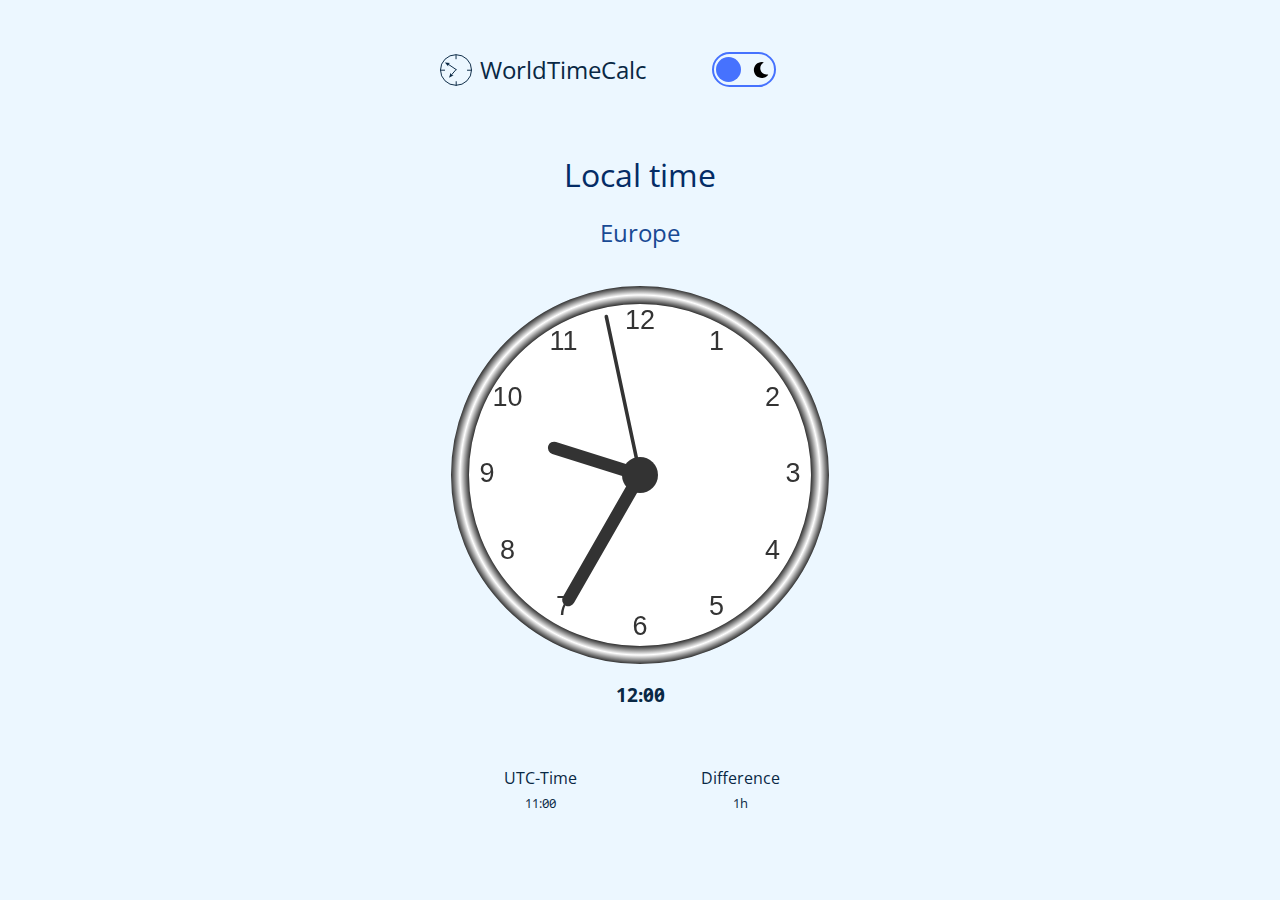
<file: index.html>
<!DOCTYPE html>
<html lang="en" class="is-day">
<head>
    <meta charset="UTF-8">
    <meta name="viewport" content="width=device-width, initial-scale=1.0">
    <title>WorldTimeCalc 🕰</title>

    <link href="https://fonts.googleapis.com/css2?family=Open+Sans:wght@400;600;700&display=swap" rel="stylesheet">

    <link rel="apple-touch-icon" sizes="60x60" href="/apple-touch-icon.png">
    <link rel="icon" type="image/png" sizes="32x32" href="/favicon-32x32.png">
    <link rel="icon" type="image/png" sizes="16x16" href="/favicon-16x16.png">
    <link rel="manifest" href="/site.webmanifest">
    <link rel="mask-icon" href="/safari-pinned-tab.svg" color="#5bbad5">
    <meta name="msapplication-TileColor" content="#da532c">
    <meta name="theme-color" content="#ffffff">

    <link rel="stylesheet" href="css/normalize.css">
    <link rel="stylesheet" href="css/screen.css">

    <script src="/script/app.js"></script>
    <!-- <script src="/script/dark.js"></script> -->
</head>
<body>
    <main class="c-app">
        <h1 class="c-logo u-muted">
          <svg class="c-horloge__logo" xmlns="http://www.w3.org/2000/svg" width="32.974" height="32.538" viewBox="0 0 32.974 32.538">
            <g id="Logo" transform="translate(-880.5 -83.5)">
              <ellipse class="c-ellipse" id="Ellipse_3" data-name="Ellipse 3" cx="15.987" cy="15.769" rx="15.987" ry="15.769" transform="translate(881 84)" fill="none" stroke="#040405" stroke-miterlimit="10" stroke-width="1"/>
              <line class="c-line" id="Line_5" data-name="Line 5" y2="4.64" transform="translate(897.183 111.36)" fill="none" stroke="#040405" stroke-miterlimit="10" stroke-width="1"/>
              <line class="c-line" id="Line_6" data-name="Line 6" y2="4.65" transform="translate(897.034 84)" fill="none" stroke="#040405" stroke-miterlimit="10" stroke-width="1"/>
              <line class="c-line" id="Line_7" data-name="Line 7" x2="4.64" transform="translate(881 99.977)" fill="none" stroke="#040405" stroke-miterlimit="10" stroke-width="1"/>
              <line class="c-line" id="Line_8" data-name="Line 8" x2="4.64" transform="translate(908.36 100.005)" fill="none" stroke="#040405" stroke-miterlimit="10" stroke-width="1"/>
              <path class="c-path" id="Path_2" data-name="Path 2" d="M290.814,428.539l1.62-5.12.81,2.2,2.31.4Z" transform="translate(598.987 -320.731)" fill="#040405"/>
              <line class="c-line" id="Line_10" data-name="Line 10" x1="6.062" y2="7.082" transform="translate(891.308 98.926)" fill="none" stroke="#040405" stroke-miterlimit="10" stroke-width="1"/>
              <line class="c-line" id="Line_9" data-name="Line 9" x1="8.87" y1="5.973" transform="translate(888.5 93.5)" fill="none" stroke="#040405" stroke-miterlimit="10" stroke-width="1"/>
              <path class="c-path" id="Path_1" data-name="Path 1" d="M286.544,412.9l5.35.5-1.99,1.26.11,2.34Z" transform="translate(598.987 -320.731)" fill="#040405"/>
            </g>
          </svg>
            WorldTimeCalc
            <section class="animation-list animate__animated animate__fadeInRight">
              <label for="night-light-checkbox" class="night-light-label">
                <input type="checkbox" id="night-light-checkbox">
                <span class="night-light-ball"></span>
                <svg viewBox="0 0 512 512" class="sun-svg">
                  <path id="sun-svg" d="M256 160c-52.9 0-96 43.1-96 96s43.1 96 96 96 96-43.1 96-96-43.1-96-96-96zm246.4 80.5l-94.7-47.3 33.5-100.4c4.5-13.6-8.4-26.5-21.9-21.9l-100.4 33.5-47.4-94.8c-6.4-12.8-24.6-12.8-31 0l-47.3 94.7L92.7 70.8c-13.6-4.5-26.5 8.4-21.9 21.9l33.5 100.4-94.7 47.4c-12.8 6.4-12.8 24.6 0 31l94.7 47.3-33.5 100.5c-4.5 13.6 8.4 26.5 21.9 21.9l100.4-33.5 47.3 94.7c6.4 12.8 24.6 12.8 31 0l47.3-94.7 100.4 33.5c13.6 4.5 26.5-8.4 21.9-21.9l-33.5-100.4 94.7-47.3c13-6.5 13-24.7.2-31.1zm-155.9 106c-49.9 49.9-131.1 49.9-181 0-49.9-49.9-49.9-131.1 0-181 49.9-49.9 131.1-49.9 181 0 49.9 49.9 49.9 131.1 0 181z">
                  </path>
                </svg>
                <svg viewBox="0 0 512 512" class="moon-svg">
                  <path id="moon-svg" d="M283.211 512c78.962 0 151.079-35.925 198.857-94.792 7.068-8.708-.639-21.43-11.562-19.35-124.203 23.654-238.262-71.576-238.262-196.954 0-72.222 38.662-138.635 101.498-174.394 9.686-5.512 7.25-20.197-3.756-22.23A258.156 258.156 0 0 0 283.211 0c-141.309 0-256 114.511-256 256 0 141.309 114.511 256 256 256z">
                  </path>
                </svg>
              </label>
            </section>
        </h1>
        <div>
            <div>
                <p class="c-title">
                    Local time
                </p>
                <p class="c-timezone js-timezone">
                  Europe
                </p>
            </div>
            <canvas id="canvas" width="400" height="400"></canvas>
            <script src="/script/clock.js"></script>
            <div class="c-hour c-text js-localtime">12:00</div>
        </div>
        <div>
            <div class="o-section">
                <p class="c-form-field">
                </p>
            </div>
        </div>
        <div class="c-grid">
          <div class="c-grid__item  .u-column-span-6">UTC-Time <br> <time class="c-time js-time">11:00</time> </div>
          <div class="c-grid__item .u-column-span-6">Difference <br> <div class="c-time js-difference">1h</div> </div>
        </div>
        
    </main>      
</body>
</html>
</file>
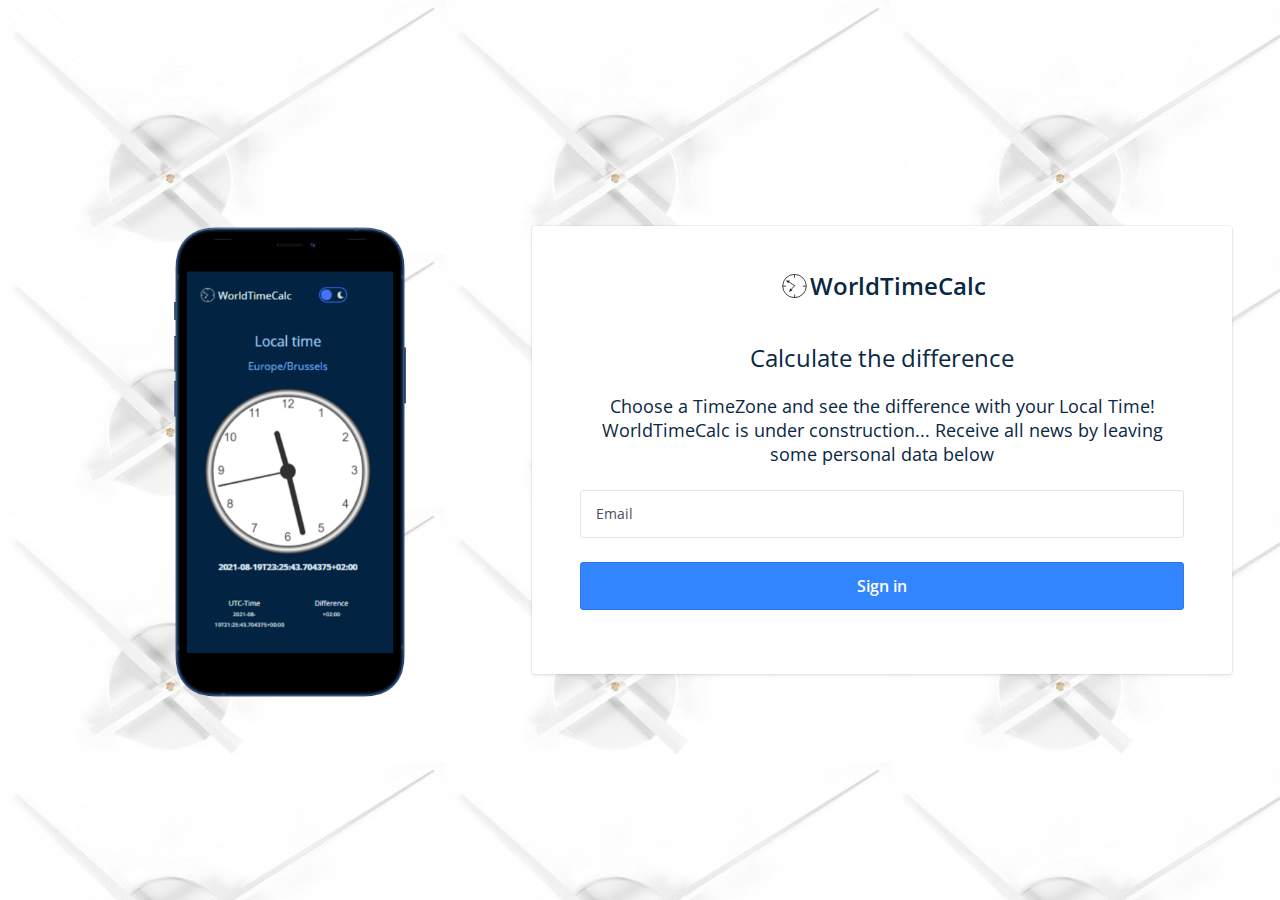
<file: landingspagina.html>
<!doctype html>
<html lang="en">
    <head>
        <meta charset="utf-8">
        <meta http-equiv="x-ua-compatible" content="ie=edge">
        <title>Landingspagina</title>
        <meta name="description" content="This is my HTML5 boilerplate.">
        <meta name="viewport" content="width=device-width, initial-scale=1.0">
        <meta name="msapplication-TileColor" content="#3385FF">
        <meta name="theme-color" content="#3385FF">

        <link rel="apple-touch-icon" sizes="60x60" href="/apple-touch-icon.png">
        <link rel="icon" type="image/png" sizes="32x32" href="/favicon-32x32.png">
        <link rel="icon" type="image/png" sizes="16x16" href="/favicon-16x16.png">
        <link rel="manifest" href="/site.webmanifest">
        <link rel="mask-icon" href="/safari-pinned-tab.svg" color="#5bbad5">
        <meta name="msapplication-TileColor" content="#da532c">
        <meta name="theme-color" content="#ffffff">

        <link href="https://fonts.googleapis.com/css2?family=Open+Sans:wght@400;600;700&display=swap" rel="stylesheet">

        <link rel="stylesheet" href="css/normalize.css">
        <link rel="stylesheet" href="css/screenlandingspagina.css">

        <style>
            section {
              background-image: url('img/klok.jpg');
            }
        </style>
        <script rel="stylesheet" href="./script/reg.js"></script>
    </head>
    <body>
        <section class="o-row o-row--lg o-row--login o-row--beta">
            <img class="c-image" src="img/MockUp.png" alt="mock-up">
            <div class="o-container ">
                <form class="c-card" action="#">
                    <div class="c-card__body">                       
                        <p class="c-card__title c-logo">
                            <svg class="c-logo__symbol" xmlns="http://www.w3.org/2000/svg" width="32.974" height="32.538" viewBox="0 0 32.974 32.538">
                                <g id="Logo" transform="translate(-880.5 -83.5)">
                                  <ellipse e" id="Ellipse_3" data-name="Ellipse 3" cx="15.987" cy="15.769" rx="15.987" ry="15.769" transform="translate(881 84)" fill="none" stroke="#040405" stroke-miterlimit="10" stroke-width="1"/>
                                  <line id="Line_5" data-name="Line 5" y2="4.64" transform="translate(897.183 111.36)" fill="none" stroke="#040405" stroke-miterlimit="10" stroke-width="1"/>
                                  <line id="Line_6" data-name="Line 6" y2="4.65" transform="translate(897.034 84)" fill="none" stroke="#040405" stroke-miterlimit="10" stroke-width="1"/>
                                  <line id="Line_7" data-name="Line 7" x2="4.64" transform="translate(881 99.977)" fill="none" stroke="#040405" stroke-miterlimit="10" stroke-width="1"/>
                                  <line id="Line_8" data-name="Line 8" x2="4.64" transform="translate(908.36 100.005)" fill="none" stroke="#040405" stroke-miterlimit="10" stroke-width="1"/>
                                  <path id="Path_2" data-name="Path 2" d="M290.814,428.539l1.62-5.12.81,2.2,2.31.4Z" transform="translate(598.987 -320.731)" fill="#040405"/>
                                  <line id="Line_10" data-name="Line 10" x1="6.062" y2="7.082" transform="translate(891.308 98.926)" fill="none" stroke="#040405" stroke-miterlimit="10" stroke-width="1"/>
                                  <line id="Line_9" data-name="Line 9" x1="8.87" y1="5.973" transform="translate(888.5 93.5)" fill="none" stroke="#040405" stroke-miterlimit="10" stroke-width="1"/>
                                  <path id="Path_1" data-name="Path 1" d="M286.544,412.9l5.35.5-1.99,1.26.11,2.34Z" transform="translate(598.987 -320.731)" fill="#040405"/>
                                </g>
                              </svg>
                            WorldTimeCalc
                        </p>
                        <p class="c-card__undertitle">
                            Calculate the difference
                        </p>
                        <p class="c-card__text">
                            Choose a TimeZone and see the difference with
                            your Local Time!
                            WorldTimeCalc is under construction... Receive 
                            all news by leaving some personal data below
                        </p>

                        <p class="c-form-field js-email-field">
                            <label class="c-label c-label--floating js-email-label js-floating-label" for="username">
                                Email
                                <span class="c-label__error-message js-email-error-message">
                                    This field is required
                                </span>
                            </label>
                            <input class="c-input c-input--with-floating-label  js-email-input js-floating-input" type="email" name="username" id="username"
                                required>
                        </p>

                        <p class="u-mb-md">
                            <!-- Button -->
                            <button class="o-button-reset c-button js-sign-in-button">Sign in</button>
                        </p>
                    </div>
                </form>
            </div>
        </section>
    </body>
</html>
</file>
<file: css/screen.css>
/*------------------------------------*\
#FONTS
\*------------------------------------*/

/*------------------------------------*\
#Variables
\*------------------------------------*/

:root {
    /* colors */
    --color-alpha: #ECF7FF;
    --color-beta: #092844;

    --color-front: var(--color-beta);
    --color-back: var(--color-alpha);
    --color-front-dark: var(--color-alpha);
    --color-back-dark: var(--color-beta);
    --color-title: #042c66;

    --global-background: var(--color-back);
    --global-text-color: var(--color-front);

    --global-logo-fill: var(--color-front);
    --global-logo-stroke: var(--color-front);

    --global-color-error: #ff3333;
    --global-color-error-transparent: #FF3333bf;
    --global-color-error-x-transparent: #FF33334d;

    --global-color-title: #042c66;
    --global-color-title-dark: #b3d2ff;
    --global-color-subtitle: #184a94;
    --global-color-subtitle-dark: #7caff7;


    --global-color-alpha: #3385FF;
    --global-color-alpha-dark: #2E77E6;
    --global-color-alpha-transparent: #3385ffbf;
    --global-color-alpha-x-transparent: #3385ff4d;

    --global-color-neutral-xxxx-light: #F5F6FA;
    --global-color-neutral-xxx-light: #E2E3E7;
    --global-color-neutral-xx-light: #caccd4;
    --global-color-neutral-x-light: #b5b6c0;
    --global-color-neutral-xx-dark: #4b4c60;
    --global-color-neutral-xxxx-dark: #20223a;

    /* opacity */

    /* transitions */

    /* borders */
    --global-borderRadius: 3px;
    --global-borderWidth: 1px;

    /* transitions */
    --global-transitionTiming-alpha: .1s ease-out;
    --global-transitionEasing-out: ease-out;
    --global-transitionEasing-out-cubic: cubic-bezier(0.22, 0.61, 0.36, 1);
    --global-transitionDuration-alpha: .1s;
    --global-transitionDuration-beta: .2s;
    --global-transitionDuration-gamma: .3s;

    /* Baseline settings */
    --global-baseline: 8px;         
    --global-whitespace: calc(var(--global-baseline) * 3); /* = 24px */

    --global-whitespace-xs: calc(var(--global-baseline) / 2); /* = 4px */
    --global-whitespace-sm: calc(var(--global-baseline) * 1); /*  = 8px */
    --global-whitespace-md: calc(var(--global-baseline) * 2); /*  = 16px */
    --global-whitespace-lg: calc(var(--global-baseline) * 4); /*  = 32px */
    --global-whitespace-xl: calc(var(--global-whitespace) * 2); /*  = 48px */
    --global-whitespace-xxl: calc(var(--global-whitespace) * 3); /*  = 72px */

    /* forms */
    --global-label-color: var(--global-color-neutral-xx-dark);
    --global-placeholder-color: var(--global-color-neutral-x-light);
    --global-input-backgroundColor: White;
    --global-input-color: var(--global-color-neutral-xxxx-dark);
    --global-input-borderColor: var(--global-color-neutral-xxx-light);
    --global-input-hover-borderColor: var(--global-color-neutral-xx-light);
    --global-input-focus-borderColor: var(--global-color-alpha);
    --global-input-error-borderColor: var(--global-color-error);
    --global-input-focus-boxShadowSpread: 0 0 0 3px;
    --global-input-focus-boxShadowColor: var(--global-color-alpha-x-transparent);
    --global-input-error-boxShadowColor: var(--global-color-error-x-transparent);
}

/* [data-theme="dark"] {
    --color-front: var(--color-alpha);
    --color-back: var(--color-beta);
} */

/*------------------------------------*\
#GENERIC
\*------------------------------------*/

/*
    Generic: Page
    ---
    Global page styles + universal box-sizing:
*/

html {
    /* POSITIONING */

    /* BOX MODEL */
    box-sizing: border-box;

    /* FONT */
    color: var(--global-text-color);
    font-size: 16px; /* font-size op de body = 1REM */
    line-height: 1.5;
    font-family: 'Open Sans', Helvetica, arial, sans-serif;
    font-feature-settings: "zero" 1;
    -webkit-font-smoothing: antialiased;
    -moz-osx-font-smoothing: grayscale;

    /* APPEARANCE */
    background-color: #ECF7FF;

    /* OTHER */
    
}

/* html[is-night] {
    background-color: var(--color-back-dark);
    color: var(--color-front-dark);
    --global-logo-fill: var(--color-front-dark);
    --global-logo-stroke: var(--color-front-dark);
    --global-color-title: var(var(--global-color-title-dark))
} */

/*
* Remove text-shadow in selection highlight:
* https://twitter.com/miketaylr/status/12228805301
*
* Customize the background color to match your design.
*/

::-moz-selection {
    background: blue;
    color: white;
    text-shadow: none;
}

::selection {
    background: blue;
    color: white;
    text-shadow: none;
}

/*------------------------------------*\
#Elements
\*------------------------------------*/

/*
Elements: Images
---
Default markup for images to make them responsive
*/

img {
    max-width: 100%;
    vertical-align: top;
}

/*
    Elements: typography
    ---
    Default markup for typographic elements
*/

h1,
h2,
h3 {
    font-weight: 700;
}

h1 {
    font-size: 36px;
    line-height: 48px;
    margin: 0 0 24px;
}

h2 {
    font-size: 32px;
    line-height: 40px;
    margin: 0 0 24px;
}

h3 {
    font-size: 26px;
    line-height: 32px;
    margin: 0 0 24px;
}

h4,
h5,
h6 {
    font-size: 16px;
    font-weight: 600;
    line-height: 24px;
    margin: 0 0 24px;
}

p,
ol,
ul,
dl,
table,
address,
figure {
    margin: 0 0 24px;
}

ul,
ol {
    padding-left: 24px;
}

li ul,
li ol {
    margin-bottom: 0;
}

blockquote {
    font-style: normal;
    font-size: 23px;
    line-height: 32px;
    margin: 0 0 24px;
}

blockquote * {
    font-size: inherit;
    line-height: inherit;
}

figcaption {
    font-weight: 400;
    font-size: 12px;
    line-height: 16px;
    margin-top: 8px;
}

hr {
    border: 0;
    height: 1px;
    background: LightGrey;
    margin: 0 0 24px;
}

a {
    color: blue;
    outline-color: blue;
    outline-width: medium;
    outline-offset: 2px;
}

a:visited,
a:active {
    color: blue;
}

a:hover,
a:focus {
    color: blue;
}

label,
input {
    display: block;
}

select {
    width: 100%;
}

input::placeholder {
    color: gray;
}

/*------------------------------------*\
#OBJECTS
\*------------------------------------*/


/*
    Objects: Row
    ---
    Creates a horizontal row that stretches the viewport and adds padding around children
*/

.o-row {
    position: relative;
    padding: calc(8 * var(--global-baseline)) calc(8 * var(--global-baseline)) 0;
}

.o-row--login {
    min-height: 100vh;
    display: flex;
    align-items: center;
}

/* size modifiers */

.o-row--lg {
    padding-top: var(--global-whitespace-xl);
    padding-bottom: var(--global-whitespace);
}

.o-row--xl {
    padding-top: var(--global-whitespace-xxl);
    padding-bottom: var(--global-whitespace-xl);
}

@media (min-width: 768px) {
    .o-row {
        padding-left: var(--global-whitespace-xl);
        padding-right: var(--global-whitespace-xl);
    }
}

@media (min-width: 992px) {
    .o-row--xl {
        padding-top: 96px;
        padding-bottom: var(--global-whitespace-xxl);
    }
}


/*
    Objects: Container
    ---
    Creates a horizontal container that sets de global max-width
*/

.o-container {
    margin-left: auto;
    margin-right: inherit;
    max-width: 43.75rem; /* 79.5 * 16px = 1272 */
    width: 100%;
}

/*
    Object: Button reset
    ---
    Small button reset object
*/


.o-button-reset {
    border: none;
    margin: 0;
    padding: 0;
    width: auto;
    overflow: visible;
    background: transparent;

    /* inherit font & color from ancestor */
    color: inherit;
    font: inherit;

    /* Normalize `line-height`. Cannot be changed from `normal` in Firefox 4+. */
    line-height: normal;

    /* Corrects font smoothing for webkit */
    -webkit-font-smoothing: inherit;
    -moz-osx-font-smoothing: inherit;

    /* Corrects inability to style clickable `input` types in iOS */
    -webkit-appearance: none;
}

/*
    Object: Hide accessible
    ---
    Accessibly hide any element
*/

.o-hide-accessible {
    position: absolute;
    width: 1px;
    height: 1px;
    padding: 0;
    margin: -1px;
    overflow: hidden;
    clip: rect(0, 0, 0, 0);
    border: 0;
}


.o-section {
    position: relative;
    min-width: 400px;
}

.o-section + .o-section {
    padding-top: var(--global-whitespace);
}

@media (min-width: 768px) {
    .o-section--lg + .o-section--lg,
    .o-section--xl + .o-section--xl {
        padding-top: var(--global-whitespace-xl);
    }
}

@media (min-width: 992px) {
    .o-section--xl + .o-section--xl {
        padding-top: var(--global-whitespace-xxl);
    }
}

/*------------------------------------*\
#COMPONENTS
\*------------------------------------*/

/*
    Component: Logo
    ---
    Website main logo
*/

.c-logo {
    display: flex;
    padding-top: 2rem;
    position: sticky;
    align-items: center;
    font-size: 1.5rem;
    font-weight: 400;
    line-height: 1rem;
}

/*
    Component: horloge
    ---
    The horloge
*/

.c-horloge__logo {
    height: 2rem;
    width: 2rem;
}

.c-logo .c-horloge__logo {
    margin-right: 0.5rem;
}

.c-horloge {
    height: 25rem;
    width: 25rem;
}

.c-line {
    stroke: var(--global-logo-stroke);
}

.c-path {
    fill: var(--global-logo-fill)
}

.c-ellipse {
    stroke: var(--global-logo-stroke);
}

.c-text {
    fill: var(--global-logo-fill);
}

/*
    Component: App
    ---
    Main app wrapper
*/

.c-app {
    display: flex;
    flex-direction: column;
    min-height: calc(100vh - 2 * 1rem);
    box-sizing: content-box; /* Paddig optellen bij de (max)width ipv. het toevoegen aan de binnenkant */
    max-width: 25rem; /* Is dit slim...? */
    margin: 0 auto;
    padding: 0 2rem 2rem 2rem; /* 32px 32px (in onze huidige font-size) */
}

.c-app__summary {
    font-size: 1.75rem;
    line-height: 2.5rem;
}

.c-title {
    color: var(--global-color-title);
    margin: auto;
    padding: 20px 0 16px 0;
    text-align: center;
    font-size: 2rem;
}

.c-timezone {
    font-size: 1.5rem;
    color: var(--global-color-subtitle);
    text-align: center;
}

.c-hour {
    font-size: 1.2rem;
    text-align: center;
    font-weight: bold;
}

/* .c-canvas {
    width: 200px;
    height: 200px;
}

@media (min-width: 481px) {
	.c-canvas {
		width: 400px;
        height: 400px;
	}
} */

/*
    Component: clock
    ---
    clock with sun visualisation
*/

.c-clock {
    margin-top: auto; /* Vul de ruimte maar op */ 
}

.c-clock__hour {
    display: flex;
    flex-direction: column;
    justify-content: center;
    align-items: center;
    width: 2.5rem;

    font-size: 0.75rem;
    line-height: 0.875rem;

    transform: translateY(50%); /* 22px : percentage van maken */
}
.c-clock__hour::before {
    content: attr(data-time);
    margin-bottom: 0.5rem;
}

.c-form-field {
    position: relative;
}

.c-form-field--option {
    display: flex;
    align-items: center;
}

.c-custom-select {
    display: block;
    position: relative;
}

.c-custom-select__symbol {
    width: var(--global-whitespace);
    height: var(--global-whitespace);
    position: absolute;
    top: calc(var(--global-whitespace) / 2);
    right: calc(var(--global-whitespace) / 2);
    pointer-events: none;
    fill: var(--color-front);
}

.dark .c-custom-select__symbol {
    fill: var(--color-front-dark);
}

/*
    Component: Input
    ---
    Class to put on all input="text" like form inputs
*/

.c-input {
    --input-transition: all var(--global-transitionDuration-alpha) var(--global-transitionEasing-out);
    -webkit-appearance: none;
    -moz-appearance: none;
    appearance: none;
    width: 100%;
    border-radius: var(--input-borderRadius, var(--global-borderRadius));
    border: var(--input-borderWidth, var(--global-borderWidth)) solid var(--input-borderColor, var(--global-input-borderColor));
    background-color: transparent;
    color: var(--global-input-color);
    font-family: inherit;
    font-size: 16px;
    line-height: calc(var(--global-baseline) * 3);
    padding: calc(var(--global-baseline) * 1.5 - var(--global-borderWidth)) var(--global-whitespace-md);
    outline: none;
    transition: var(--input-transition);
}

.c-input:hover {
    border-color: var(--input-hover-borderColor, var(--global-input-hover-borderColor));
}

.c-input:focus,
.c-input:active {
    border-color: var(--input-focus-borderColor, var(--global-input-focus-borderColor));
    box-shadow: var(--global-input-focus-boxShadowSpread) var(--input-focus-boxShadowColor, var(--global-input-focus-boxShadowColor));
}

/*
Input password with toggle checkbox on top of it needs
more padding on the right to avoid overlap
*/

/* .c-input--password-with-toggle {
    padding-right: 52px;
} */

/* input password with floating label */
/* 
.c-input--with-floating-label:focus {
    box-shadow: 0 0 0 1px var(--global-input-focus-borderColor);
} */

.c-grid {
    display: grid;
    grid-template-columns: 50% 50%;
}

.c-verticalline {
    border-right: 1px solid var(--color-front);
}

.dark .c-verticalline {
    border-right: 1px solid var(--color-front-dark);
}

.c-grid__item {
    text-align: center;
    padding: var(--global-whitespace-lg);
}

.c-time {
    font-size: 0.8rem;
    margin-top: var(--global-whitespace-xs);
    /* text-align: right; */
}

.u-column-span-6 {
    grid-column: span 6;
}


/* option input for checkboxes and radio buttons */

.c-option {
    margin-right: var(--global-whitespace-sm);
}

/*
    Component: Label
    ---
    Class to put on all form labels
*/

.c-label {
    margin-bottom: 0;
    font-size: 1rem;
    padding-bottom: var(--global-whitespace-sm); 
    padding-top: var(--global-whitespace-lg);   
    line-height: calc(var(--global-baseline) * 2);
    color: var(--color-front);
}

.dark .c-label {
    color: var(--color-front-dark);
}

.c-label__toggle {
    margin-bottom: 0;
    font-size: 1rem;
    padding-bottom: var(--global-whitespace-sm); 
    padding-top: var(--global-whitespace-lg);   
    line-height: calc(var(--global-baseline) * 2);
    color: var(--color-front);
    padding-left: var(--global-whitespace-xl);
}

.dark .c-label__toggle {
    color: var(--color-front-dark);
}

.c-label--option {
    padding-bottom: 0;
}

.c-label__error-message {
    font-weight: 600;
	float: right;
	display: none;
}

.c-label__error-message.is-visible {
	display: block;
}

.c-label--floating {
    position: absolute;
    top: calc(var(--global-baseline) * 1.5);
    left: var(--global-whitespace-sm);
    padding: var(--global-whitespace-xs)  var(--global-whitespace-sm);
    background-color: transparent;
    transition: transform var(--global-transitionDuration-alpha) var(--global-transitionEasing-out);
    z-index: 1;
    border-radius: var(--global-borderRadius);
}

.is-floating,
.c-form-field:focus-within .c-label--floating {
    transform: translateY(calc(var(--global-baseline) * -3))
}

/*
    Component: Custom Toggle
    ---
    Visually change a checkbox into a toggle
*/

.c-custom-toggle-list {
    --toggle-list-borderColor: var(--global-color-neutral-xxx-light);
    margin-bottom: 24px;
}

.c-custom-toggle-list__item {
    margin-bottom: 12px;
}

.c-custom-toggle-list__item + .c-custom-toggle-list__item {
    padding-top: 12px;
    border-top: 1px solid var(--toggle-list-borderColor);
}

.c-custom-toggle {
    --toggle-backgroundColor: var(--global-color-neutral-xxxx-light);
    --toggle-borderColor: var(--global-input-borderColor);
    --toggle-focus-borderColor: var(--global-input-focus-borderColor);
    --toggle-checked-borderColor: var(--global-color-alpha-dark);
    --toggle-checked-backgroundColor: var(--global-color-alpha);
    --toggle-focus-boxShadow: var(--global-input-focus-boxShadowSpread) var(--global-input-focus-boxShadowColor);
    --toggle-transition: all var(--global-transitionDuration-alpha) var(--global-transitionEasing-out);
    --toggle__switch-backgroundColor: White;
    --toggle__switch-checked-backgroundColor: White;
    --toggle__switch-transition: all var(--global-transitionDuration-alpha) var(--global-transitionEasing-out);
    display: flex;
    align-items: center;
}

.c-custom-toggle--inverted {
    flex-direction: row-reverse;
    justify-content: space-between;
}

.c-custom-toggle__fake-input {
    display: block;
    height: 24px;
    width: 48px;
    margin-left: var(--global-whitespace-sm);
    background-color: var(--toggle-backgroundColor);
    border-radius: 32px;
    border: 1px solid var(--toggle-borderColor);
    transition: var(--toggle-transition);
    box-shadow: var(--toggle-boxShadow, 0);
}

.c-custom-toggle--inverted .c-custom-toggle__fake-input {
    margin-right: 0;
}

.c-custom-toggle__fake-input::after {
    position: relative;
    display: block;
    content: '';
    height: 22px;
    width: 22px;
    border-radius: 22px;
    box-shadow: 0 1px 3px 1px rgba(0,0,0,.2);
    background-color: var(--toggle__switch-backgroundColor);
    transition: var(--toggle__switch-transition);
}

/* focused and active state */

.c-option--hidden:focus + .c-custom-toggle,
.c-option--hidden:active + .c-custom-toggle {
    --toggle-borderColor: var(--toggle-focus-borderColor);
    --toggle-boxShadow: var(--toggle-focus-boxShadow);
}

/* checked state */

.c-option--hidden:checked + .c-custom-toggle {
    --toggle-backgroundColor: var(--toggle-checked-backgroundColor);
    --toggle-borderColor: var(--toggle-checked-borderColor);
    --toggle__switch-backgroundColor: var(--toggle__switch-checked-backgroundColor);
}

.c-option--hidden:checked + .c-custom-toggle .c-custom-toggle__fake-input::after {
    transform: translate(24px,0);
}

/* special active state */

.c-option--hidden:active + .c-custom-toggle .c-custom-toggle__fake-input::after {
    width: 28px;
}

.c-option--hidden:active:checked + .c-custom-toggle .c-custom-toggle__fake-input::after {
    margin-left: -6px;
}



/*------------------------------------*\
#UTILITIES
\*------------------------------------*/

/*
    Utilities: Mute
    Mute with opacity
*/

.u-muted {
    opacity: var(--global-muted-opacity);
}

/*------------------------------------*\
#STATES
\*------------------------------------*/

/*
    Change the theme using CSS vars.
*/

/* Night version: just switch the light and dark vars */
/* .is-night {
    background-color: var(--color-back-dark);
    color: var(--color-front-dark);
    --global-logo-fill: var(--color-front-dark);
    --global-logo-stroke: var(--color-front-dark);
    --global-color-title: var(var(--global-color-title-dark))
} */

.animation-list {
    margin: 0 auto;
}

.night-light-label #night-light-checkbox {
    position: absolute;
    visibility: hidden;
}

.night-light-label {
    display: block;
    margin: 20px 0;
    height: 31px;
    width: 60px;
    border: 2px solid #4672fe;
    border-radius: 30px;
    position: relative;
    cursor: pointer;
    text-align: right;
}

.night-light-label .night-light-ball {
    position: absolute;
    width: 25px;
    height: 25px;
    top: 2.5px;
    left: 2px;
    border-radius: 50%;
    background: #4672fe;
    z-index: 99;
    transition: 300ms;
}

.night-light-label #night-light-checkbox:checked + .night-light-ball {
    transform: translateX(28px);
}

.moon-svg,
.sun-svg {
    width: 16px;
    height: 16px;
    position: absolute;
    top: 50%;
    transform: translateY(-50%);
}

.moon-svg {
    right: 5px;  
}

.sun-svg {
    left: 5px;
}

.dark #moon-svg,
.dark #sun-svg {
    fill: #e0e0e0 !important;
}

.dark {
    background-color: var(--color-back-dark);
    color: var(--color-front-dark);
    --global-logo-fill: var(--color-front-dark);
    --global-logo-stroke: var(--color-front-dark);
    --global-color-title: var(--global-color-title-dark);
    --global-color-subtitle: var(--global-color-subtitle-dark);
}


/*
    Utilities: color
    ---
    Utility classes to put specific colors onto elements
*/

.u-color-neutral {
    color: var(--global-color-neutral);
}

.u-color-neutral-dark {
    color: var(--global-color-neutral-dark);
}

/*
    Utilities: spacing
    ---
    Utility classes to put specific margins and paddings onto elements
*/

.u-pt-clear {
    padding-top: 0 !important;
}

.u-mb-clear {
    margin-bottom: 0 !important;
}

.u-mb-xs {
    margin-bottom: 4px !important;
}

.u-mb-sm {
    margin-bottom: 8px !important;
}

.u-mb-md {
    margin-bottom: 16px !important;
}

.u-mb-lg {
    margin-bottom: 32px !important;
}

.u-mb-xl {
    margin-bottom: 48px !important;
}

/*
    Utilities: max-width
    ---
    Utility classes to put specific max widths onto elements
*/

.u-max-width-xs {
    max-width: 27em !important;
}

.u-max-width-sm {
    max-width: 39em !important;
}

.u-max-width-md {
    max-width: 50em !important;
}

.u-max-width-lg {
    max-width: 63.5em !important;
}

.u-max-width-none {
    max-width: none !important;
}


/*
    Utilities: align
    ---
    Utility classes align text or components
*/

.u-align-text-center {
    text-align: center;
}

.u-align-center {
    margin: 0 auto;
}

/*
    Utilities: text
    Utility classes to create smaller or bigger test
*/

.u-text-sm {
    font-size: 14px;
}

/*
    Utility: Widths
    ---
    Utility classes to put specific widths onto elements
    Will be mostly used on o-layout__item
*/

.u-width-auto {
    width: auto !important;
}

.u-1-of-2 {
    width: 50% !important;
}

.u-1-of-3 {
    width: 33.3333333333% !important;
}

.u-2-of-3 {
    width: 66.6666666667% !important;
}

.u-1-of-4 {
    width: 25% !important;
}

.u-3-of-4 {
    width: 75% !important;
}

.u-1-of-5 {
    width: 20% !important;
}

.u-2-of-5 {
    width: 40% !important;
}

.u-3-of-5 {
    width: 60% !important;
}

.u-4-of-5 {
    width: 80% !important;
}

.u-1-of-6 {
    width: 16.6666666667% !important;
}

.u-5-of-6 {
    width: 83.3333333333% !important;
}

@media (min-width: 576px) {
    .u-1-of-2-bp1 {
        width: 50% !important;
    }
    .u-1-of-3-bp1 {
        width: 33.3333333333% !important;
    }
    .u-2-of-3-bp1 {
        width: 66.6666666667% !important;
    }
    .u-1-of-4-bp1 {
        width: 25% !important;
    }
    .u-3-of-4-bp1 {
        width: 75% !important;
    }
    .u-1-of-5-bp1 {
        width: 20% !important;
    }
    .u-2-of-5-bp1 {
        width: 40% !important;
    }
    .u-3-of-5-bp1 {
        width: 60% !important;
    }
    .u-4-of-5-bp1 {
        width: 80% !important;
    }
    .u-1-of-6-bp1 {
        width: 16.6666666667% !important;
    }
    .u-5-of-6-bp1 {
        width: 83.3333333333% !important;
    }
}

@media (min-width: 768px) {
    .u-1-of-2-bp2 {
        width: 50% !important;
    }
    .u-1-of-3-bp2 {
        width: 33.3333333333% !important;
    }
    .u-2-of-3-bp2 {
        width: 66.6666666667% !important;
    }
    .u-1-of-4-bp2 {
        width: 25% !important;
    }
    .u-3-of-4-bp2 {
        width: 75% !important;
    }
    .u-1-of-5-bp2 {
        width: 20% !important;
    }
    .u-2-of-5-bp2 {
        width: 40% !important;
    }
    .u-3-of-5-bp2 {
        width: 60% !important;
    }
    .u-4-of-5-bp2 {
        width: 80% !important;
    }
    .u-1-of-6-bp2 {
        width: 16.6666666667% !important;
    }
    .u-5-of-6-bp2 {
        width: 83.3333333333% !important;
    }
}

@media (min-width: 992px) {
    .u-1-of-2-bp3 {
        width: 50% !important;
    }
    .u-1-of-3-bp3 {
        width: 33.3333333333% !important;
    }
    .u-2-of-3-bp3 {
        width: 66.6666666667% !important;
    }
    .u-1-of-4-bp3 {
        width: 25% !important;
    }
    .u-3-of-4-bp3 {
        width: 75% !important;
    }
    .u-1-of-5-bp3 {
        width: 20% !important;
    }
    .u-2-of-5-bp3 {
        width: 40% !important;
    }
    .u-3-of-5-bp3 {
        width: 60% !important;
    }
    .u-4-of-5-bp3 {
        width: 80% !important;
    }
    .u-1-of-6-bp3 {
        width: 16.6666666667% !important;
    }
    .u-5-of-6-bp3 {
        width: 83.3333333333% !important;
    }
}

@media (min-width: 1200px) {
    .u-1-of-2-bp4 {
        width: 50% !important;
    }
    .u-1-of-3-bp4 {
        width: 33.3333333333% !important;
    }
    .u-2-of-3-bp4 {
        width: 66.6666666667% !important;
    }
    .u-1-of-4-bp4 {
        width: 25% !important;
    }
    .u-3-of-4-bp4 {
        width: 75% !important;
    }
    .u-1-of-5-bp4 {
        width: 20% !important;
    }
    .u-2-of-5-bp4 {
        width: 40% !important;
    }
    .u-3-of-5-bp4 {
        width: 60% !important;
    }
    .u-4-of-5-bp4 {
        width: 80% !important;
    }
    .u-1-of-6-bp4 {
        width: 16.6666666667% !important;
    }
    .u-5-of-6-bp4 {
        width: 83.3333333333% !important;
    }
}

/*------------------------------------*\
#MEDIA
\*------------------------------------*/

/*
    Print styles.
    ---
    Inlined to avoid the additional HTTP request:
    http://www.phpied.com/delay-loading-your-print-css/
*/

@media print {
    *,
    *:before,
    *:after {
        background: transparent !important;
        color: #000 !important;
        /* Black prints faster:
        http://www.sanbeiji.com/archives/953 */
        box-shadow: none !important;
        text-shadow: none !important;
    }
    a,
    a:visited {
        text-decoration: underline;
    }
    a[href]:after {
        content: " (" attr(href) ")";
    }
    abbr[title]:after {
        content: " (" attr(title) ")";
    }
    /*
    * Don't show links that are fragment identifiers,
    * or use the `javascript:` pseudo protocol
    */
    a[href^="#"]:after,
    a[href^="javascript:"]:after {
        content: "";
    }
    pre {
        white-space: pre-wrap !important;
    }
    pre,
    blockquote {
        border: 1px solid #999;
        page-break-inside: avoid;
    }
    /*
    * Printing Tables:
    * http://css-discuss.incutio.com/wiki/Printing_Tables
    */
    thead {
        display: table-header-group;
    }
    tr,
    img {
        page-break-inside: avoid;
    }
    p,
    h2,
    h3 {
        orphans: 3;
        widows: 3;
    }
    h2,
    h3 {
        page-break-after: avoid;
    }
}
</file>
<file: css/screenlandingspagina.css>
/*------------------------------------*\
#FONTS
\*------------------------------------*/

/*------------------------------------*\
#Variables
\*------------------------------------*/

:root {
    /* colors */
    --color-alpha: #ECF7FF;
    --color-beta: #092844;

    --color-front: var(--color-beta);
    --color-back: var(--color-alpha);

    --global-background: var(--color-back);
    --global-text-color: var(--color-front);

    --global-logo-fill: var(--color-front);
    --global-logo-stroke: var(--color-front);
    --global-border-color: var(--color-front);

    --global-input-borderColor: var(--color-front);
    --global-input-backgroundColor: var(--color-back);
    --global-input-color: var(--color-back);
    --global-logo-fill: var(--color-front);
    --global-logo-stroke: var(--color-front);
    --global-border-color: var(--color-front);
    --global-input-hover-borderColor: var(--color-front);

    --global-color-error: #ff3333;
    --global-color-error-transparent: #FF3333bf;
    --global-color-error-x-transparent: #FF33334d;



    --global-color-alpha: #3385FF;
    --global-color-alpha-dark: #2E77E6;

    --global-color-neutral-xxxx-light: #F5F6FA;
    --global-color-neutral-xxx-light: #E2E3E7;

    /* opacity */

    /* transitions */
    --global-transitionEasing-out: ease-out;
    --global-transitionEasing-out-cubic: cubic-bezier(0.22, 0.61, 0.36, 1);
    --global-transitionDuration-alpha: .1s;
    --global-transitionDuration-beta: .2s;
    --global-transitionDuration-gamma: .3s;


    /* borders */
    --global-borderRadius: 3px;
    --global-borderWidth: 1px;

    /* transitions */

    /* Baseline settings */
    --global-baseline: 8px;         
    --global-whitespace: calc(var(--global-baseline) * 3); /* = 24px */

    --global-whitespace-xs: calc(var(--global-baseline) / 2); /* = 4px */
    --global-whitespace-sm: calc(var(--global-baseline) * 1); /*  = 8px */
    --global-whitespace-md: calc(var(--global-baseline) * 2); /*  = 16px */
    --global-whitespace-lg: calc(var(--global-baseline) * 4); /*  = 32px */
    --global-whitespace-xl: calc(var(--global-whitespace) * 2); /*  = 48px */
    --global-whitespace-xxl: calc(var(--global-whitespace) * 3); /*  = 72px */

    /* forms */
    --global-placeholder-color: var(--global-color-neutral-x-light);
    --global-input-backgroundColor: White;
    --global-input-color: var(--global-color-neutral-xxxx-dark);
    --global-input-borderColor: var(--global-color-neutral-xxx-light);
    --global-input-hover-borderColor: var(--global-color-neutral-xx-light);
    --global-input-focus-borderColor: var(--global-color-alpha);
    --global-input-focus-boxShadowColor: var(--global-color-alpha-x-transparent);
    --global-input-focus-boxShadow: 0 0 0 3px var(--global-input-focus-boxShadowColor);



    /* Global colors */
    --global-color-alpha-light: #4F95FF;
    --global-color-alpha: #3385FF;
    --global-color-alpha-dark: #2E77E6;
    --global-color-alpha-x-dark: #1B4186;
    --global-color-alpha-transparent: #3385ffbf;
    --global-color-alpha-x-transparent: #3385ff4d;

    --global-color-neutral-xxxx-light: #F5F6FA;
    --global-color-neutral-xxx-light: #E2E3E7;
    --global-color-neutral-xx-light: #caccd4;
    --global-color-neutral-x-light: #b5b6c0;
    --global-color-neutral-light: #a0a1ad;
    --global-color-neutral: #8b8c9a;
    --global-color-neutral-dark: #757787;
    --global-color-neutral-x-dark: #606274;
    --global-color-neutral-xx-dark: #4b4c60;
    --global-color-neutral-xxx-dark: #35374d;
    --global-color-neutral-xxxx-dark: #20223a;
    --global-color-error: #FF3333;
    --global-color-error-transparent: #FF3333bf;
    --global-color-error-x-transparent: #FF33334d;

    /* global page settings */
    --global-page-color: var(--global-color-neutral-xxxx-dark);
    --global-page-backgroundColor: var(--global-color-neutral-xxxx-light);
    --global-selection-backgroundColor: var(--global-color-alpha);

    /* border radius */
    --global-borderRadius: 3px;
    --global-borderWidth: 1px;

    /* transitions */
    --global-transitionEasing-out: ease-out;
    --global-transitionEasing-out-cubic: cubic-bezier(0.22, 0.61, 0.36, 1);
    --global-transitionDuration-alpha: .1s;
    --global-transitionDuration-beta: .2s;
    --global-transitionDuration-gamma: .3s;


     /* Baseline settings */
    --global-baseline: 8px;         
    --global-whitespace: calc(var(--global-baseline) * 3); /* = 24px */

    --global-whitespace-xs: calc(var(--global-baseline) * .5); /* = 4px */
    --global-whitespace-sm: calc(var(--global-baseline) * 1); /*  = 8px */
    --global-whitespace-md: calc(var(--global-baseline) * 2); /*  = 16px */
    --global-whitespace-lg: calc(var(--global-baseline) * 4); /*  = 32px */
    --global-whitespace-xl: calc(var(--global-whitespace) * 2); /*  = 48px */
    --global-whitespace-xxl: calc(var(--global-whitespace) * 3); /*  = 72px */

    /* forms */
    --global-label-color: var(--global-color-neutral-xx-dark);
    --global-placeholder-color: var(--global-color-neutral-x-light);
    --global-input-backgroundColor: White;
    --global-input-color: var(--global-color-neutral-xxxx-dark);
    --global-input-borderColor: var(--global-color-neutral-xxx-light);
    --global-input-hover-borderColor: var(--global-color-neutral-xx-light);
    --global-input-focus-borderColor: var(--global-color-alpha);
    --global-input-error-borderColor: var(--global-color-error);
    --global-input-focus-boxShadowSpread: 0 0 0 3px;
    --global-input-focus-boxShadowColor: var(--global-color-alpha-x-transparent);
    --global-input-error-boxShadowColor: var(--global-color-error-x-transparent);
}

/* @media (prefer-color-scheme) */

/*------------------------------------*\
#GENERIC
\*------------------------------------*/

/*
    Generic: Page
    ---
    Global page styles + universal box-sizing:
*/

html {
    /* POSITIONING */

    /* BOX MODEL */
    box-sizing: border-box;

    /* FONT */
    color: var(--global-text-color);
    font-size: 16px; /* font-size op de body = 1REM */
    line-height: 1.5;
    font-family: 'Open Sans', Helvetica, arial, sans-serif;
    font-feature-settings: "zero" 1;
    -webkit-font-smoothing: antialiased;
    -moz-osx-font-smoothing: grayscale;

    /* APPEARANCE */
    background-color: var(--color-back);

    /* OTHER */
    
}

*,
*:before,
*:after {
    box-sizing: inherit;
}

/*
* Remove text-shadow in selection highlight:
* https://twitter.com/miketaylr/status/12228805301
*
* Customize the background color to match your design.
*/

::-moz-selection {
    background: blue;
    color: white;
    text-shadow: none;
}

::selection {
    background: blue;
    color: white;
    text-shadow: none;
}

/*------------------------------------*\
#Elements
\*------------------------------------*/

/*
Elements: Images
---
Default markup for images to make them responsive
*/

img {
    max-width: 100%;
    vertical-align: top;
}

/*
    Elements: typography
    ---
    Default markup for typographic elements
*/

h1,
h2,
h3 {
    font-weight: 700;
}

h1 {
    font-size: 36px;
    line-height: 48px;
    margin: 0 0 24px;
}

h2 {
    font-size: 32px;
    line-height: 40px;
    margin: 0 0 24px;
}

h3 {
    font-size: 26px;
    line-height: 32px;
    margin: 0 0 24px;
}

h4,
h5,
h6 {
    font-size: 16px;
    font-weight: 600;
    line-height: 24px;
    margin: 0 0 24px;
}

p,
ol,
ul,
dl,
table,
address,
figure {
    margin: 0 0 24px;
}

ul,
ol {
    padding-left: 24px;
}

li ul,
li ol {
    margin-bottom: 0;
}

blockquote {
    font-style: normal;
    font-size: 23px;
    line-height: 32px;
    margin: 0 0 24px;
}

blockquote * {
    font-size: inherit;
    line-height: inherit;
}

figcaption {
    font-weight: 400;
    font-size: 12px;
    line-height: 16px;
    margin-top: 8px;
}

hr {
    border: 0;
    height: 1px;
    background: LightGrey;
    margin: 0 0 24px;
}

a {
    color: blue;
    outline-color: blue;
    outline-width: medium;
    outline-offset: 2px;
}

a:visited,
a:active {
    color: blue;
}

a:hover,
a:focus {
    color: blue;
}

label,
input {
    display: block;
}

select {
    width: 100%;
}

input::placeholder {
    color: gray;
}

/*------------------------------------*\
#OBJECTS
\*------------------------------------*/


/*
    Objects: Row
    ---
    Creates a horizontal row that stretches the viewport and adds padding around children
*/

.o-row {
    position: relative;
    padding: calc(8 * var(--global-baseline)) calc(8 * var(--global-baseline)) 0;
}

.o-row--login {
    min-height: 100vh;
    display: flex;
    align-items: center;
    flex-direction: column;
}

@media (min-width: 670px) {
    .o-row {
        display: flex;
        flex-direction: row;
    }
}

/* size modifiers */

.o-row--lg {
    padding-top: var(--global-whitespace-xl);
    padding-bottom: var(--global-whitespace);
}

.o-row--xl {
    padding-top: var(--global-whitespace-xxl);
    padding-bottom: var(--global-whitespace-xl);
}

@media (min-width: 768px) {
    .o-row {
        padding-left: var(--global-whitespace-xl);
        padding-right: var(--global-whitespace-xl);
    }
}

@media (min-width: 992px) {
    .o-row--xl {
        padding-top: 96px;
        padding-bottom: var(--global-whitespace-xxl);
    }
}


/*
    Objects: Container
    ---
    Creates a horizontal container that sets de global max-width
*/

.o-container {
    margin-left: auto;
    margin-right: inherit;
    max-width: 43.75rem; /* 79.5 * 16px = 1272 */
    width: 100%;
}

/*
    Object: Button reset
    ---
    Small button reset object
*/


.o-button-reset {
    border: none;
    margin: 0;
    padding: 0;
    width: auto;
    overflow: visible;
    background: transparent;

    /* inherit font & color from ancestor */
    color: inherit;
    font: inherit;

    /* Normalize `line-height`. Cannot be changed from `normal` in Firefox 4+. */
    line-height: normal;

    /* Corrects font smoothing for webkit */
    -webkit-font-smoothing: inherit;
    -moz-osx-font-smoothing: inherit;

    /* Corrects inability to style clickable `input` types in iOS */
    -webkit-appearance: none;
}

/*
    Object: Hide accessible
    ---
    Accessibly hide any element
*/

.o-hide-accessible {
    position: absolute;
    width: 1px;
    height: 1px;
    padding: 0;
    margin: -1px;
    overflow: hidden;
    clip: rect(0, 0, 0, 0);
    border: 0;
}


.o-section {
    position: relative;
    min-width: 400px;
}

.o-section + .o-section {
    padding-top: var(--global-whitespace);
}

@media (min-width: 768px) {
    .o-section--lg + .o-section--lg,
    .o-section--xl + .o-section--xl {
        padding-top: var(--global-whitespace-xl);
    }
}

@media (min-width: 992px) {
    .o-section--xl + .o-section--xl {
        padding-top: var(--global-whitespace-xxl);
    }
}

/*------------------------------------*\
#COMPONENTS
\*------------------------------------*/

/*
    Component: Logo
    ---
    Website main logo
*/

.c-logo {
    height: var(--global-whitespace);
    display: flex;
    align-items: center;
    justify-content: center;
    margin-bottom: var(--global-whitespace-lg);
}

.c-logo__symbol {
    height: 100%;
}

/*
    Component: Card
    ---
    Card with box shadow
*/

.c-card {
    --card-borderRadius: var(--global-borderRadius);
    background-color: var(--card-backgroundColor, White);
    margin-bottom: var(--global-whitespace);
    margin-right: auto;
    border-radius: var(--card-borderRadius, var(--global-borderRadius));
    box-shadow: 0 0 0 1px rgba(0,0,0, 0.05), 0 2px 4px rgba(0,0,0,.075);
    overflow: hidden;
}

.c-card__title {
    text-align: center;
    font-size: 24px;
    line-height: calc(var(--global-baseline) * 3);
    font-weight: 600;
}

.c-card__undertitle {
    text-align: center;
    font-size: 24px;
    line-height: calc(var(--global-baseline) * 3);
    font-weight: 400;
}

.c-card__text {
    text-align: center;
    font-size: 18px;
    line-height: calc(var(--global-baseline) * 3);
    font-weight: 400;
}

/* This allows c-card__body and __footer to have equal padding everywhere */

.c-card__body > *:last-child,
.c-card__footer > *:last-child,
.c-card__body > *:last-child > *:last-child,
.c-card__footer > *:last-child > *:last-child {
    margin-bottom: 0;
}

@media (min-width: 27em) {
    .c-card__body {
        padding: var(--global-whitespace-xl);
    }

    .c-card__title {
        margin-bottom: var(--global-whitespace-xl);
    }
}

/*
    Component: Forms
    ---
    Everything form related here
*/

.c-form-field {
    position: relative;
}

.c-form-field--option {
    display: flex;
    align-items: center;
}

/*
    Component: Input
    ---
    Class to put on all input="text" like form inputs
*/

.c-input {
    --input-transition: all var(--global-transitionDuration-alpha) var(--global-transitionEasing-out);
    -webkit-appearance: none;
    -moz-appearance: none;
    appearance: none;
    width: 100%;
    border-radius: var(--global-borderRadius);
    border: var(--global-borderWidth) solid  var(--global-input-borderColor);
    background-color: var(--global-input-backgroundColor);
    color: var(--global-input-color);
    font-family: inherit;
    font-size: 16px;
    line-height: calc(var(--global-baseline) * 3);
    padding: calc(var(--global-baseline) * 1.5 - var(--global-borderWidth)) var(--global-whitespace-md);
    outline: none;
    transition: var(--input-transition);
}

.c-input:hover {
    border-color: var(--global-input-hover-borderColor);
}

.c-input:focus,
.c-input:active {
    border-color: var(--global-input-focus-borderColor);
    box-shadow: var(--global-input-focus-boxShadowSpread) var(--input-focus-boxShadowColor, var(--global-input-focus-boxShadowColor));
}

/*
    Component: Label
    ---
    Class to put on all form labels
*/

.c-label {
    margin-bottom: 0;
    font-size: 14px;
    padding-bottom: var(--global-whitespace-sm);    
    line-height: calc(var(--global-baseline) * 2);
    color: var(--label-color, var(--global-label-color));
}

.c-label--option {
    padding-bottom: 0;
}

.c-label__error-message {
    font-weight: 600;
	float: right;
	display: none;
}

.c-label__error-message.is-visible {
	display: block;
}

.c-label--floating {
    position: absolute;
    top: calc(var(--global-baseline) * 1.5);
    left: var(--global-whitespace-sm);
    padding: var(--global-whitespace-xs)  var(--global-whitespace-sm);
    background-color: var(--label--floating-backgroundColor, var(--global-input-backgroundColor));
    transition: transform var(--global-transitionDuration-alpha) var(--global-transitionEasing-out);
    z-index: 1;
    border-radius: var(--global-borderRadius);
}

.is-floating,
.c-form-field:focus-within .c-label--floating {
    transform: translateY(calc(var(--global-baseline) * -3))
}

/*
    Component: Button
    ---
    Class to put on form buttons or
*/

.c-button {
    font-size: 16px;
    font-weight: 600;
    border-radius: var(--button-borderRadius, var(--global-borderRadius));
    border: var(--button-borderWidth, var(--global-borderWidth)) solid var(--button-borderColor, var(--global-color-alpha-dark));
    background-color: var(--button-backgroundColor, var(--global-color-alpha));
    color: #fff;
    padding: calc(var(--global-baseline) * 1.5 - var(--button-borderWidth, var(--global-borderWidth))) var(--global-whitespace-md);
    line-height: calc(var(--global-baseline) * 3);
    width: 100%;
    outline: none;
    box-shadow: var(--button-boxShadow, 0);
    transition: all var(--global-transitionDuration-alpha) var(--global-transitionEasing-out);
}

.c-button:hover {
    border-color: var(--button-hover-borderColor, var(--global-color-alpha-dark));
    background-color: var(--button-hover-backgroundColor, var(--global-color-alpha-light));
}

.c-button:focus {
    background-color: var(--button-focus-backgroundColor, var(--global-color-alpha));
    border-color: var(--button-focus-borderColor, var(--global-color-alpha-dark));
    box-shadow: var(--global-input-focus-boxShadowSpread) var(--button-focus-boxShadowColor, var(--global-input-focus-boxShadowColor));
}

.c-button:active {
    background-color: var(--button-active-backgroundColor, var(--global-color-alpha-dark));
    border-color: var(--button-active-borderColor, var(--global-color-alpha-dark));
    box-shadow: var(--button-active-boxShadow, 0);
}

.c-image {
    display: block;
    margin-left: auto;
    width: 16.875rem;
}

/*------------------------------------*\
#UTILITIES
\*------------------------------------*/

.has-error {
    --label-color: var(--global-color-error);
    --input-borderColor: var(--global-input-error-borderColor);
    --input-hover-borderColor: var(--global-input-error-borderColor);
    --input-focus-borderColor: var(--global-input-error-borderColor);
    --input-focus-boxShadowColor: var(--global-input-error-boxShadowColor);
}

/*
    Utilities: Mute
    Mute with opacity
*/

.u-muted {
    opacity: var(--global-muted-opacity);
}

/*------------------------------------*\
#STATES
\*------------------------------------*/

/*
    Utilities: color
    ---
    Utility classes to put specific colors onto elements
*/

.u-color-neutral {
    color: var(--global-color-neutral);
}

.u-color-neutral-dark {
    color: var(--global-color-neutral-dark);
}

/*
    Utilities: spacing
    ---
    Utility classes to put specific margins and paddings onto elements
*/

.u-pt-clear {
    padding-top: 0 !important;
}

.u-mb-clear {
    margin-bottom: 0 !important;
}

.u-mb-xs {
    margin-bottom: 4px !important;
}

.u-mb-sm {
    margin-bottom: 8px !important;
}

.u-mb-md {
    margin-bottom: 16px !important;
}

.u-mb-lg {
    margin-bottom: 32px !important;
}

.u-mb-xl {
    margin-bottom: 48px !important;
}

/*
    Utilities: max-width
    ---
    Utility classes to put specific max widths onto elements
*/

.u-max-width-xs {
    max-width: 27em !important;
}

.u-max-width-sm {
    max-width: 39em !important;
}

.u-max-width-md {
    max-width: 50em !important;
}

.u-max-width-lg {
    max-width: 63.5em !important;
}

.u-max-width-none {
    max-width: none !important;
}


/*
    Utilities: align
    ---
    Utility classes align text or components
*/

.u-align-text-center {
    text-align: center;
}

.u-align-center {
    margin: 0 auto;
}

/*
    Utilities: text
    Utility classes to create smaller or bigger test
*/

.u-text-sm {
    font-size: 14px;
}

/*
    Utility: Widths
    ---
    Utility classes to put specific widths onto elements
    Will be mostly used on o-layout__item
*/

.u-width-auto {
    width: auto !important;
}

.u-1-of-2 {
    width: 50% !important;
}

.u-1-of-3 {
    width: 33.3333333333% !important;
}

.u-2-of-3 {
    width: 66.6666666667% !important;
}

.u-1-of-4 {
    width: 25% !important;
}

.u-3-of-4 {
    width: 75% !important;
}

.u-1-of-5 {
    width: 20% !important;
}

.u-2-of-5 {
    width: 40% !important;
}

.u-3-of-5 {
    width: 60% !important;
}

.u-4-of-5 {
    width: 80% !important;
}

.u-1-of-6 {
    width: 16.6666666667% !important;
}

.u-5-of-6 {
    width: 83.3333333333% !important;
}

@media (min-width: 576px) {
    .u-1-of-2-bp1 {
        width: 50% !important;
    }
    .u-1-of-3-bp1 {
        width: 33.3333333333% !important;
    }
    .u-2-of-3-bp1 {
        width: 66.6666666667% !important;
    }
    .u-1-of-4-bp1 {
        width: 25% !important;
    }
    .u-3-of-4-bp1 {
        width: 75% !important;
    }
    .u-1-of-5-bp1 {
        width: 20% !important;
    }
    .u-2-of-5-bp1 {
        width: 40% !important;
    }
    .u-3-of-5-bp1 {
        width: 60% !important;
    }
    .u-4-of-5-bp1 {
        width: 80% !important;
    }
    .u-1-of-6-bp1 {
        width: 16.6666666667% !important;
    }
    .u-5-of-6-bp1 {
        width: 83.3333333333% !important;
    }
}

@media (min-width: 768px) {
    .u-1-of-2-bp2 {
        width: 50% !important;
    }
    .u-1-of-3-bp2 {
        width: 33.3333333333% !important;
    }
    .u-2-of-3-bp2 {
        width: 66.6666666667% !important;
    }
    .u-1-of-4-bp2 {
        width: 25% !important;
    }
    .u-3-of-4-bp2 {
        width: 75% !important;
    }
    .u-1-of-5-bp2 {
        width: 20% !important;
    }
    .u-2-of-5-bp2 {
        width: 40% !important;
    }
    .u-3-of-5-bp2 {
        width: 60% !important;
    }
    .u-4-of-5-bp2 {
        width: 80% !important;
    }
    .u-1-of-6-bp2 {
        width: 16.6666666667% !important;
    }
    .u-5-of-6-bp2 {
        width: 83.3333333333% !important;
    }
}

@media (min-width: 992px) {
    .u-1-of-2-bp3 {
        width: 50% !important;
    }
    .u-1-of-3-bp3 {
        width: 33.3333333333% !important;
    }
    .u-2-of-3-bp3 {
        width: 66.6666666667% !important;
    }
    .u-1-of-4-bp3 {
        width: 25% !important;
    }
    .u-3-of-4-bp3 {
        width: 75% !important;
    }
    .u-1-of-5-bp3 {
        width: 20% !important;
    }
    .u-2-of-5-bp3 {
        width: 40% !important;
    }
    .u-3-of-5-bp3 {
        width: 60% !important;
    }
    .u-4-of-5-bp3 {
        width: 80% !important;
    }
    .u-1-of-6-bp3 {
        width: 16.6666666667% !important;
    }
    .u-5-of-6-bp3 {
        width: 83.3333333333% !important;
    }
}

@media (min-width: 1200px) {
    .u-1-of-2-bp4 {
        width: 50% !important;
    }
    .u-1-of-3-bp4 {
        width: 33.3333333333% !important;
    }
    .u-2-of-3-bp4 {
        width: 66.6666666667% !important;
    }
    .u-1-of-4-bp4 {
        width: 25% !important;
    }
    .u-3-of-4-bp4 {
        width: 75% !important;
    }
    .u-1-of-5-bp4 {
        width: 20% !important;
    }
    .u-2-of-5-bp4 {
        width: 40% !important;
    }
    .u-3-of-5-bp4 {
        width: 60% !important;
    }
    .u-4-of-5-bp4 {
        width: 80% !important;
    }
    .u-1-of-6-bp4 {
        width: 16.6666666667% !important;
    }
    .u-5-of-6-bp4 {
        width: 83.3333333333% !important;
    }
}

/*------------------------------------*\
#MEDIA
\*------------------------------------*/

/*
    Print styles.
    ---
    Inlined to avoid the additional HTTP request:
    http://www.phpied.com/delay-loading-your-print-css/
*/

@media print {
    *,
    *:before,
    *:after {
        background: transparent !important;
        color: #000 !important;
        /* Black prints faster:
        http://www.sanbeiji.com/archives/953 */
        box-shadow: none !important;
        text-shadow: none !important;
    }
    a,
    a:visited {
        text-decoration: underline;
    }
    a[href]:after {
        content: " (" attr(href) ")";
    }
    abbr[title]:after {
        content: " (" attr(title) ")";
    }
    /*
    * Don't show links that are fragment identifiers,
    * or use the `javascript:` pseudo protocol
    */
    a[href^="#"]:after,
    a[href^="javascript:"]:after {
        content: "";
    }
    pre {
        white-space: pre-wrap !important;
    }
    pre,
    blockquote {
        border: 1px solid #999;
        page-break-inside: avoid;
    }
    /*
    * Printing Tables:
    * http://css-discuss.incutio.com/wiki/Printing_Tables
    */
    thead {
        display: table-header-group;
    }
    tr,
    img {
        page-break-inside: avoid;
    }
    p,
    h2,
    h3 {
        orphans: 3;
        widows: 3;
    }
    h2,
    h3 {
        page-break-after: avoid;
    }
}
</file>
